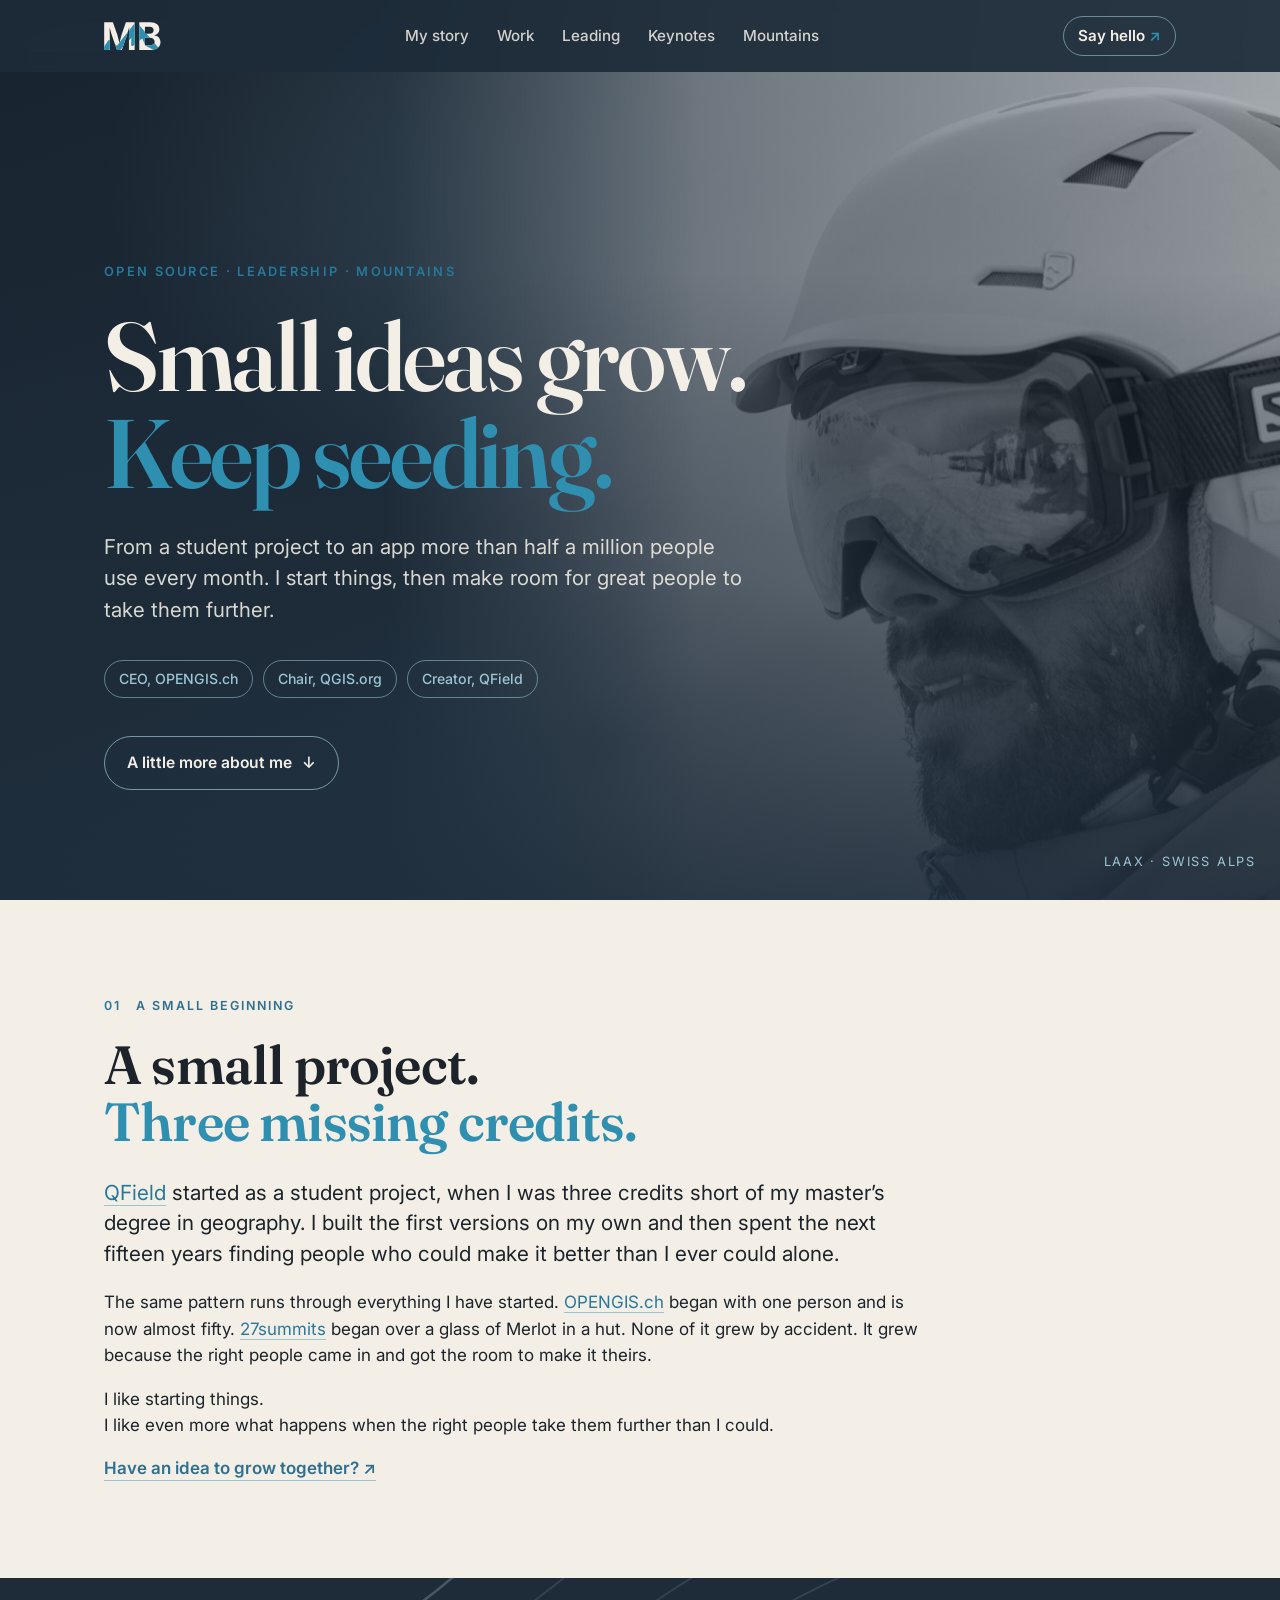
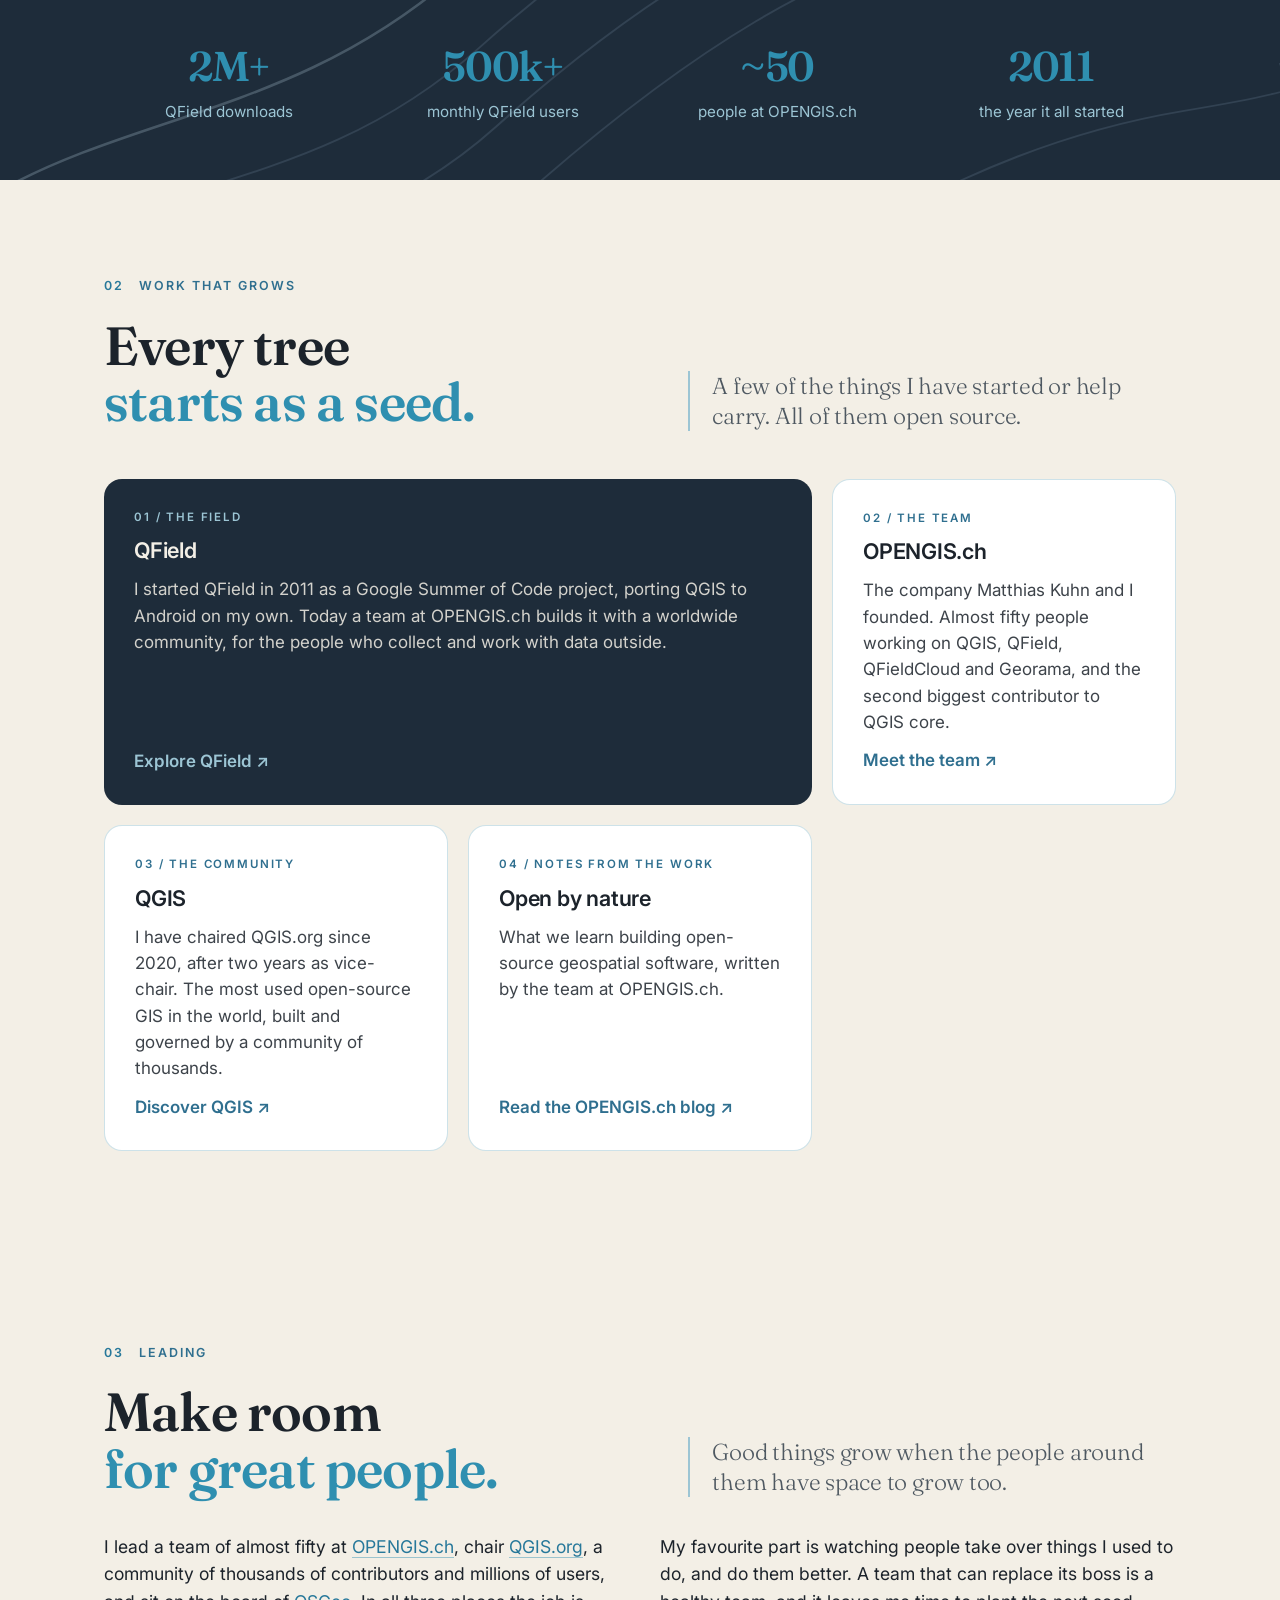
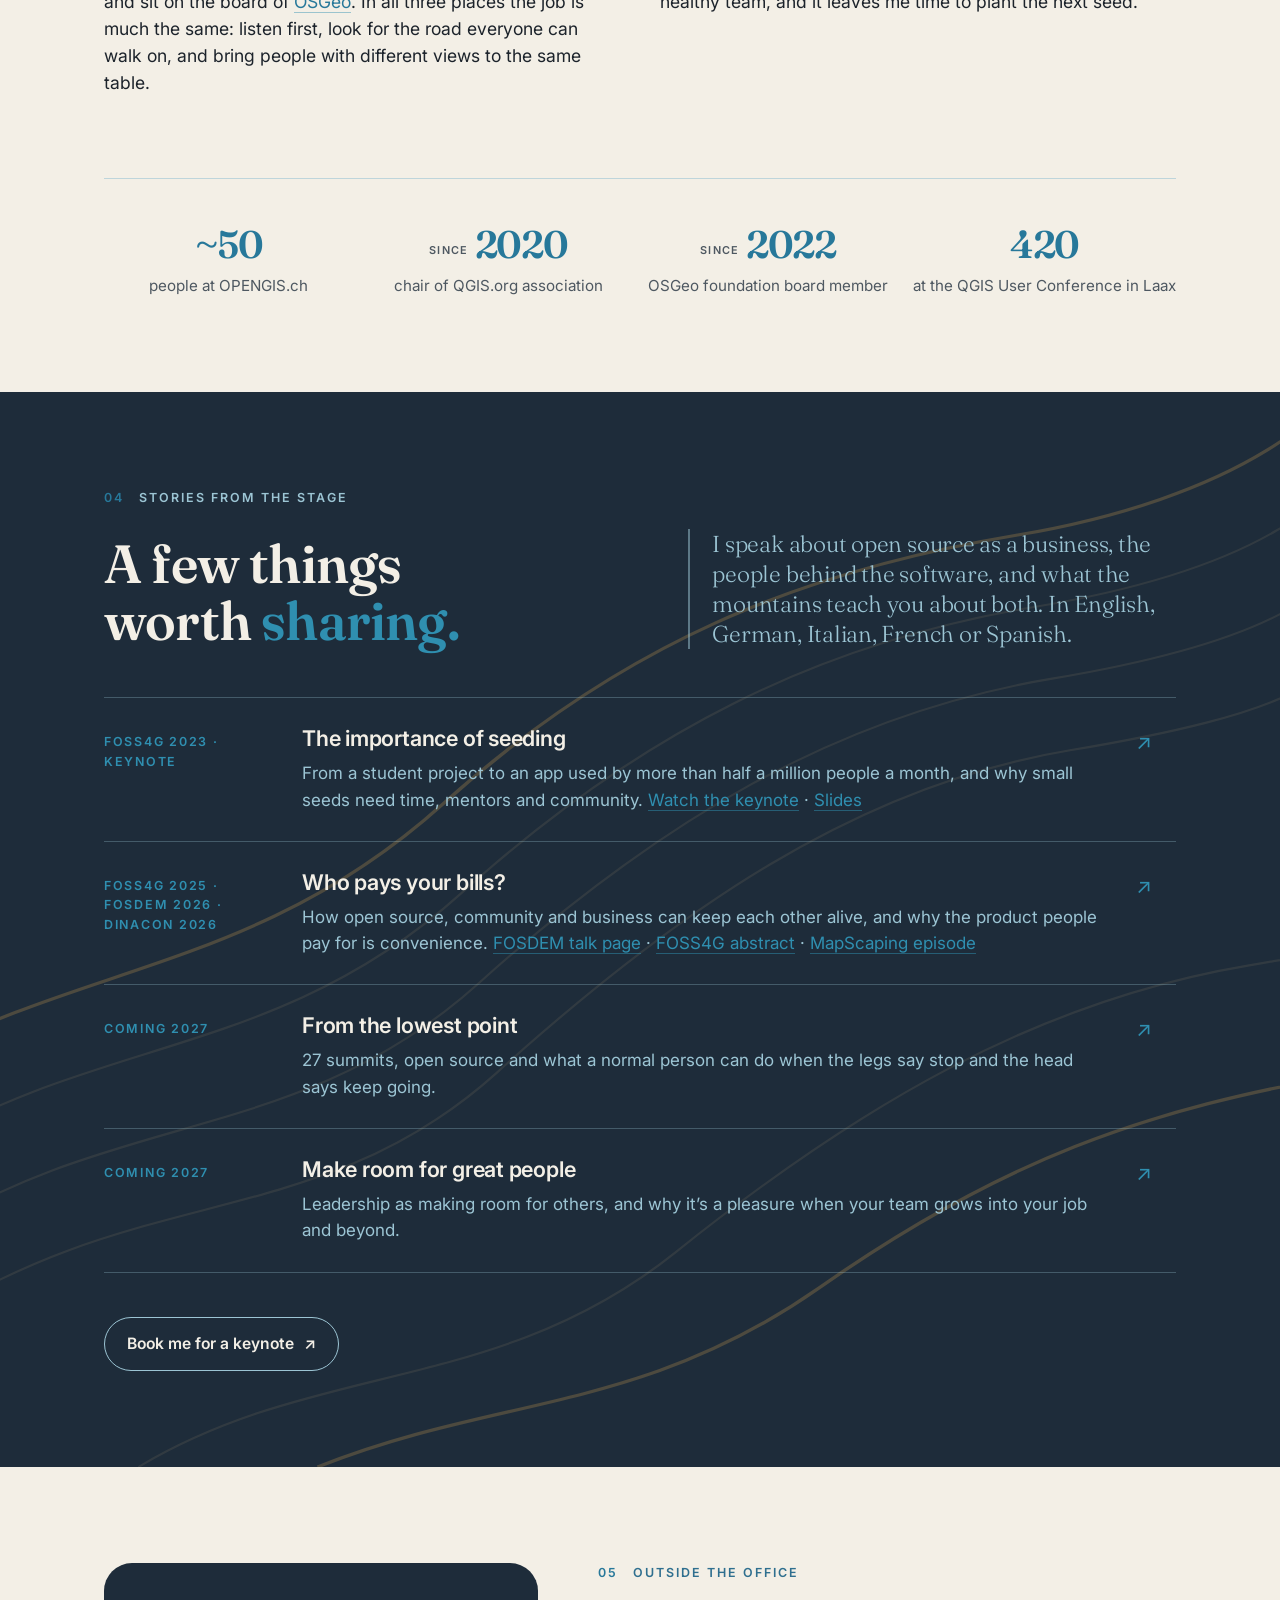
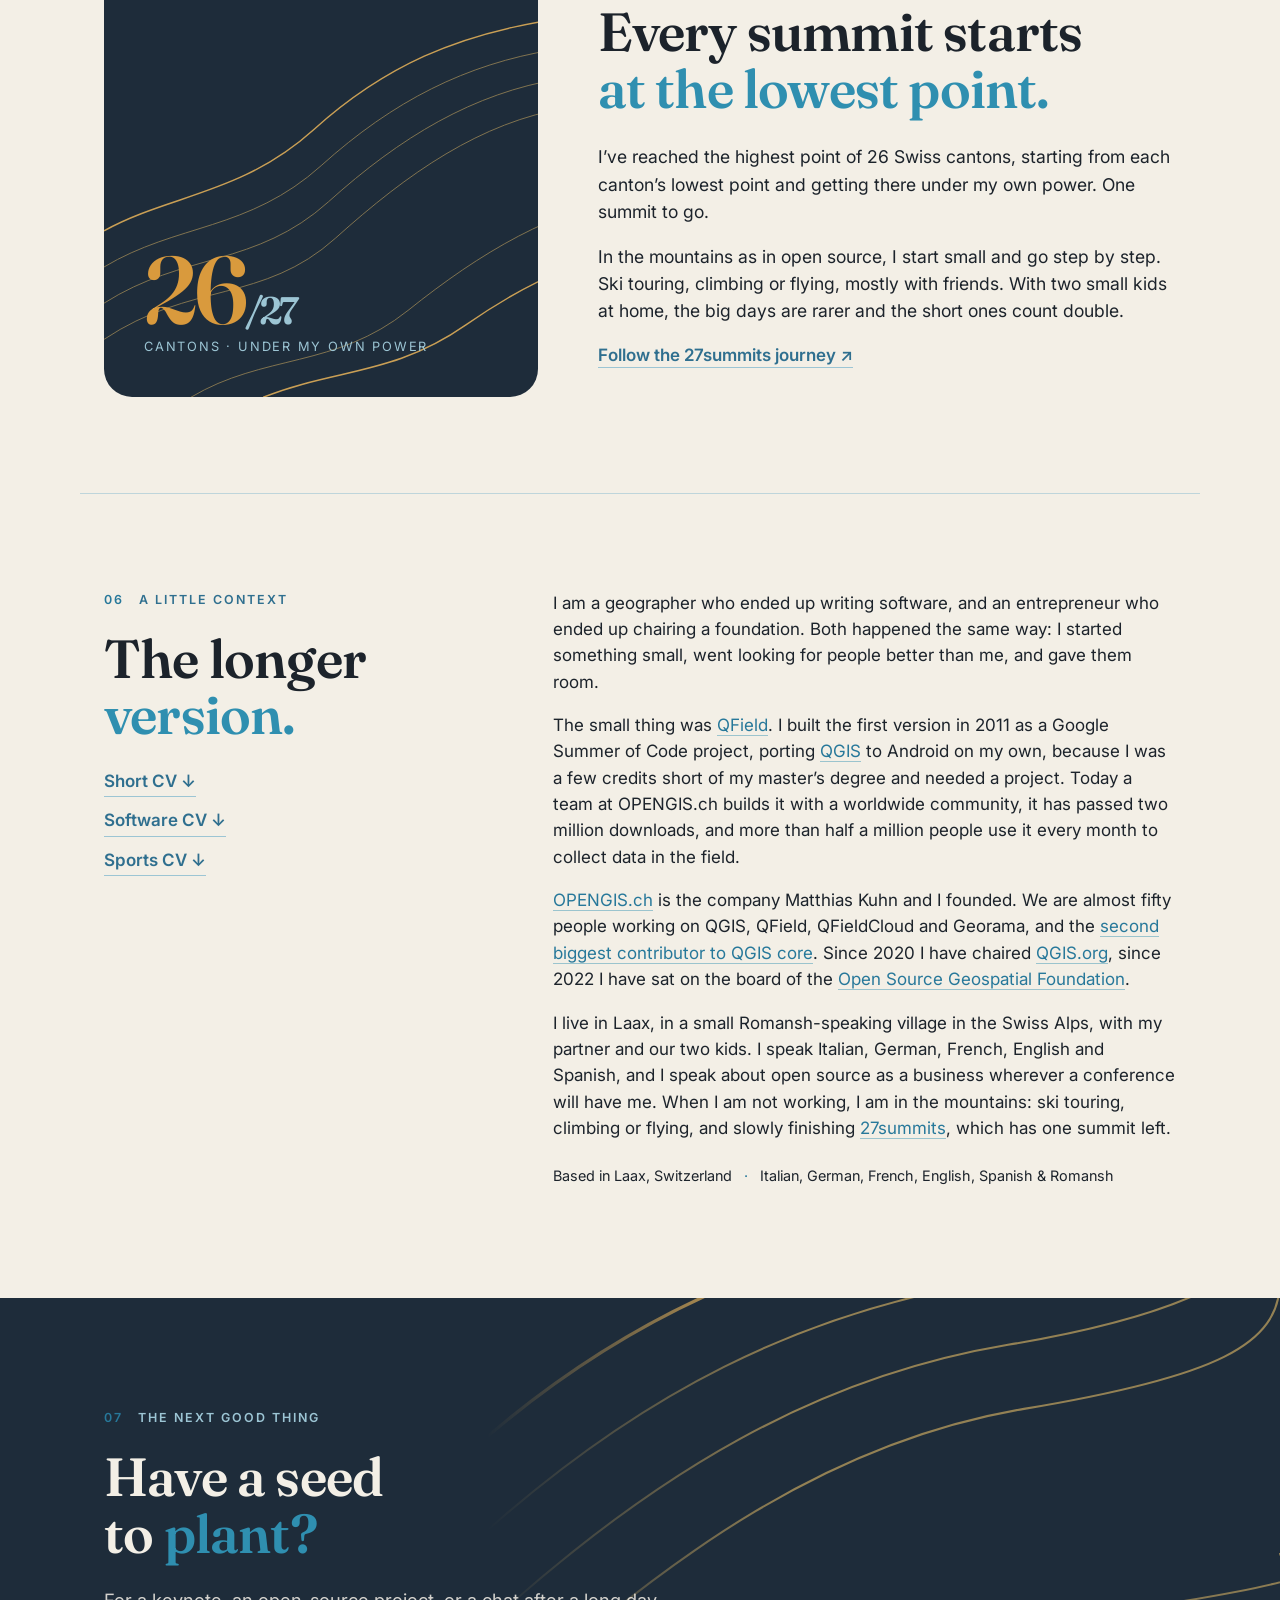
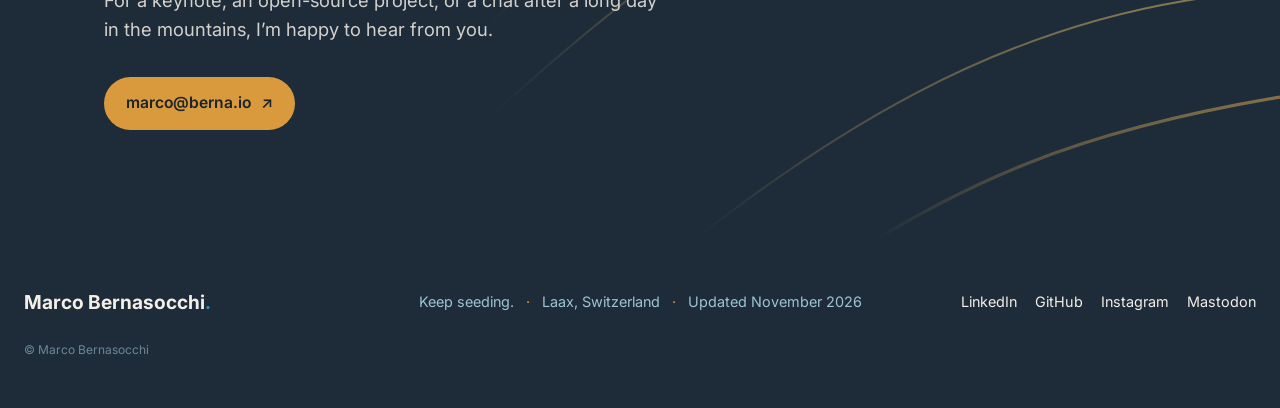
<file: index.html>
<!doctype html>
<html lang="en">
<head>
    <meta charset="utf-8">
    <meta name="viewport" content="width=device-width, initial-scale=1">
    <meta name="description" content="Marco Bernasocchi is a geographer, the creator of QField, chair of QGIS.org and CEO of OPENGIS.ch. He starts things and makes room for great people to take them further.">
    <meta name="theme-color" content="#1e2c3a">
    <meta property="og:title" content="Marco Bernasocchi · Keep seeding">
    <meta property="og:description" content="Creator of QField, chair of QGIS.org, CEO of OPENGIS.ch. I start things, then make room for great people to take them further. Keynotes on open source as a business.">
    <meta name="twitter:card" content="summary_large_image">
    <meta property="og:image" content="https://berna.io/img/berna_bg.jpg">
    <meta property="og:type" content="website">
    <link rel="icon" type="image/svg+xml" href="/img/favicon.svg">
    <title>Marco Bernasocchi · Keep seeding</title>
    <link rel="icon" href="/favicon.png" type="image/png">
    <link rel="preconnect" href="https://fonts.googleapis.com">
    <link rel="preconnect" href="https://fonts.gstatic.com" crossorigin>
    <link href="https://fonts.googleapis.com/css2?family=Fraunces:opsz,wght@9..144,300;9..144,400;9..144,500;9..144,600&family=Inter:wght@400;500;600;700&display=swap" rel="stylesheet">
    <link rel="stylesheet" href="/css/main.css">
</head>
<body>
    <a class="skip-link" href="#main">Skip to content</a>
    <header class="site-header">
        <nav class="nav-wrap" aria-label="Main navigation">
            <a class="wordmark" href="#top" aria-label="Marco Bernasocchi, home"><svg class="mark" viewBox="6.09 -73.25 148.88 73.75" aria-hidden="true" focusable="false"><defs>
    <clipPath id="mb-ridge"><path transform="translate(-1249.056 -1746.101) scale(3.3197)" d="m 431.466,536.47418 -27.211,-32.127 c -0.18,-0.215 -0.434,-0.316 -0.727,-0.33 -0.281,0.006 -0.543,0.135 -0.719,0.357 l -14.48,18.389 -5.57,-4.467 c -0.203,-0.166 -0.469,-0.234 -0.727,-0.195 -0.258,0.043 -0.488,0.191 -0.633,0.41 l -11.912,18.052 c -0.27,0.408 -0.184,0.956 0.195,1.262 0.172,0.139 0.379,0.207 0.582,0.207 0.25,0 0.492,-0.099 0.68,-0.292 l 12.943,-13.682 3.406,4.332 c 0.172,0.217 0.426,0.346 0.699,0.357 0.258,0.016 0.535,-0.102 0.723,-0.303 l 11.109,-12.123 -0.242,5.66 c -0.016,0.371 0.184,0.715 0.512,0.883 0.32,0.168 0.719,0.129 1.004,-0.102 l 7.207,-5.779 2.594,5.447 c 0.094,0.188 0.238,0.34 0.422,0.432 l 6.434,3.326 12.368,11.591 c 0.359,0.343 0.926,0.336 1.281,-0.01 0.359,-0.347 0.387,-0.915 0.062,-1.295 z"/></clipPath>
  </defs>
  <path fill="#f3efe6" d="M6.591796875 0.0H21.38671875V-34.326171875C21.38671875 -39.794921875 20.99609375 -50.48828125 20.849609375 -59.326171875C23.4375 -49.560546875 26.3671875 -39.35546875 28.076171875 -34.326171875L40.33203125 0.0H52.880859375L64.94140625 -34.326171875C66.650390625 -39.501953125 69.7265625 -50.09765625 72.16796875 -59.912109375C72.021484375 -50.732421875 71.630859375 -39.794921875 71.630859375 -34.326171875V0.0H86.62109375V-72.75390625H63.671875L52.05078125 -39.35546875C50.5859375 -34.716796875 48.33984375 -25.0 46.6796875 -17.138671875C44.970703125 -25.048828125 42.724609375 -34.765625 41.259765625 -39.35546875L29.443359375 -72.75390625H6.591796875Z M98.755859375 0.0H129.46875C145.875 0.0 154.46875 -8.544921875 154.46875 -20.068359375C154.46875 -30.859375 146.75390625 -37.3046875 138.55078125 -37.6953125V-38.427734375C146.021484375 -40.087890625 151.63671875 -45.41015625 151.63671875 -54.052734375C151.63671875 -64.94140625 143.580078125 -72.75390625 127.61328125 -72.75390625H98.755859375ZM113.6484375 -12.255859375V-31.982421875H126.9296875C134.400390625 -31.982421875 139.13671875 -27.587890625 139.13671875 -21.484375C139.13671875 -15.966796875 135.279296875 -12.255859375 126.5390625 -12.255859375ZM113.6484375 -42.1875V-60.595703125H125.708984375C132.69140625 -60.595703125 136.548828125 -56.982421875 136.548828125 -51.66015625C136.548828125 -45.80078125 131.8125 -42.1875 125.416015625 -42.1875Z"/>
  <path fill="#2f8fb0" clip-path="url(#mb-ridge)" d="M6.591796875 0.0H21.38671875V-34.326171875C21.38671875 -39.794921875 20.99609375 -50.48828125 20.849609375 -59.326171875C23.4375 -49.560546875 26.3671875 -39.35546875 28.076171875 -34.326171875L40.33203125 0.0H52.880859375L64.94140625 -34.326171875C66.650390625 -39.501953125 69.7265625 -50.09765625 72.16796875 -59.912109375C72.021484375 -50.732421875 71.630859375 -39.794921875 71.630859375 -34.326171875V0.0H86.62109375V-72.75390625H63.671875L52.05078125 -39.35546875C50.5859375 -34.716796875 48.33984375 -25.0 46.6796875 -17.138671875C44.970703125 -25.048828125 42.724609375 -34.765625 41.259765625 -39.35546875L29.443359375 -72.75390625H6.591796875Z M98.755859375 0.0H129.46875C145.875 0.0 154.46875 -8.544921875 154.46875 -20.068359375C154.46875 -30.859375 146.75390625 -37.3046875 138.55078125 -37.6953125V-38.427734375C146.021484375 -40.087890625 151.63671875 -45.41015625 151.63671875 -54.052734375C151.63671875 -64.94140625 143.580078125 -72.75390625 127.61328125 -72.75390625H98.755859375ZM113.6484375 -12.255859375V-31.982421875H126.9296875C134.400390625 -31.982421875 139.13671875 -27.587890625 139.13671875 -21.484375C139.13671875 -15.966796875 135.279296875 -12.255859375 126.5390625 -12.255859375ZM113.6484375 -42.1875V-60.595703125H125.708984375C132.69140625 -60.595703125 136.548828125 -56.982421875 136.548828125 -51.66015625C136.548828125 -45.80078125 131.8125 -42.1875 125.416015625 -42.1875Z"/></svg></a>
            <div class="nav-links">
                <a href="#story">My story</a>
                <a href="#work">Work</a>
                <a href="#leading">Leading</a>
                <a href="#talks">Keynotes</a>
                <a href="#mountains">Mountains</a>
            </div>
            <a class="nav-contact" href="#contact">Say hello <span aria-hidden="true">↗</span></a>
        </nav>
    </header>

    <main id="main" tabindex="-1">
        <section class="hero" id="top" aria-labelledby="hero-title">
            <div class="hero-photo" role="img" aria-label="Marco in the mountains"></div>
            <div class="hero-shade"></div>
            <div class="hero-content">
                <p class="eyebrow"><span>Open source</span> · <span>Leadership</span> · <span>Mountains</span></p>
                <h1 id="hero-title">Small ideas grow.<br><span>Keep seeding.</span></h1>
                <p class="hero-intro">From a student project to an app more than half a million people use every month. I start things, then make room for great people to take them further.</p>
                <div class="hero-roles">
                    <a class="chip" href="https://opengis.ch" target="_blank" rel="noopener noreferrer">CEO, OPENGIS.ch</a>
                    <a class="chip" href="https://qgis.org" target="_blank" rel="noopener noreferrer">Chair, QGIS.org</a>
                    <a class="chip" href="https://qfield.org" target="_blank" rel="noopener noreferrer">Creator, QField</a>
                </div>
                <a class="button button-gold" href="#story">A little more about me <span aria-hidden="true">↓</span></a>
            </div>
            <p class="hero-note">Laax · Swiss Alps</p>
        </section>

        <section class="intro section-wrap" id="story" aria-labelledby="story-title">
            <div class="section-kicker"><span>01</span> A small beginning</div>
            <div class="intro-copy">
                <h2 id="story-title">A small project.<br><em>Three missing credits.</em></h2>
                <p class="intro-lede"><a href="https://qfield.org" target="_blank" rel="noopener noreferrer">QField</a> started as a student project, when I was three credits short of my master’s degree in geography. I built the first versions on my own and then spent the next fifteen years finding people who could make it better than I ever could alone.</p>
                <p>The same pattern runs through everything I have started. <a href="https://opengis.ch" target="_blank" rel="noopener noreferrer">OPENGIS.ch</a> began with one person and is now almost fifty. <a href="https://27summits.ch" target="_blank" rel="noopener noreferrer">27summits</a> began over a glass of Merlot in a hut. None of it grew by accident. It grew because the right people came in and got the room to make it theirs.</p>
                <p>I like starting things.<br>I like even more what happens when the right people take them further than I could.</p>
                <a class="text-link" href="mailto:marco@berna.io">Have an idea to grow together? <span aria-hidden="true">↗</span></a>
            </div>
        </section>

        <section class="numbers" aria-label="A few numbers">
            <div class="numbers-wrap">
                <div class="number-item"><strong>2M+</strong><span>QField downloads</span></div>
                <div class="number-item"><strong>500k+</strong><span>monthly QField users</span></div>
                <div class="number-item"><strong>~50</strong><span>people at OPENGIS.ch</span></div>
                <div class="number-item"><strong>2011</strong><span>the year it all started</span></div>
            </div>
        </section>

        <section class="work section-wrap" id="work" aria-labelledby="work-title">
            <div class="section-heading">
                <div>
                    <div class="section-kicker"><span>02</span> Work that grows</div>
                    <h2 id="work-title">Every tree<br><em>starts as a seed.</em></h2>
                </div>
                <p>A few of the things I have started or help carry. All of them open source.</p>
            </div>
            <div class="project-grid">
                <a class="project-card project-featured" href="https://qfield.org" target="_blank" rel="noopener noreferrer">
                    <span class="card-index">01 / THE FIELD</span>
                    <h3>QField</h3>
                    <p>I started QField in 2011 as a Google Summer of Code project, porting QGIS to Android on my own. Today a team at OPENGIS.ch builds it with a worldwide community, for the people who collect and work with data outside.</p>
                    <span class="card-link">Explore QField <span aria-hidden="true">↗</span></span>
                </a>
                <a class="project-card" href="https://opengis.ch" target="_blank" rel="noopener noreferrer">
                    <span class="card-index">02 / THE TEAM</span>
                    <h3>OPENGIS.ch</h3>
                    <p>The company Matthias Kuhn and I founded. Almost fifty people working on QGIS, QField, QFieldCloud and Georama, and the second biggest contributor to QGIS core.</p>
                    <span class="card-link">Meet the team <span aria-hidden="true">↗</span></span>
                </a>
                <a class="project-card" href="https://qgis.org" target="_blank" rel="noopener noreferrer">
                    <span class="card-index">03 / THE COMMUNITY</span>
                    <h3>QGIS</h3>
                    <p>I have chaired QGIS.org since 2020, after two years as vice-chair. The most used open-source GIS in the world, built and governed by a community of thousands.</p>
                    <span class="card-link">Discover QGIS <span aria-hidden="true">↗</span></span>
                </a>
                <a class="project-card" href="https://opengis.ch/blog" target="_blank" rel="noopener noreferrer">
                    <span class="card-index">04 / NOTES FROM THE WORK</span>
                    <h3>Open by nature</h3>
                    <p>What we learn building open-source geospatial software, written by the team at OPENGIS.ch.</p>
                    <span class="card-link">Read the OPENGIS.ch blog <span aria-hidden="true">↗</span></span>
                </a>
            </div>
        </section>

        <section class="leading section-wrap" id="leading" aria-labelledby="leading-title">
            <div class="section-heading">
                <div>
                    <div class="section-kicker"><span>03</span> Leading</div>
                    <h2 id="leading-title">Make room<br><em>for great people.</em></h2>
                </div>
                <p>Good things grow when the people around them have space to grow too.</p>
            </div>
            <div class="leading-copy">
                <p>I lead a team of almost fifty at <a href="https://opengis.ch" target="_blank" rel="noopener noreferrer">OPENGIS.ch</a>, chair <a href="https://qgis.org" target="_blank" rel="noopener noreferrer">QGIS.org</a>, a community of thousands of contributors and millions of users, and sit on the board of <a href="https://www.osgeo.org" target="_blank" rel="noopener noreferrer">OSGeo</a>. In all three places the job is much the same: listen first, look for the road everyone can walk on, and bring people with different views to the same table.</p>
                <p>My favourite part is watching people take over things I used to do, and do them better. A team that can replace its boss is a healthy team, and it leaves me time to plant the next seed.</p>
                <div class="leading-facts">
                    <div class="fact-item"><strong>~50</strong><span>people at OPENGIS.ch</span></div>
                    <div class="fact-item"><strong><small>since</small>2020</strong><span>chair of QGIS.org association</span></div>
                    <div class="fact-item"><strong><small>since</small>2022</strong><span>OSGeo foundation board member</span></div>
                    <div class="fact-item"><strong>420</strong><span>at the QGIS User Conference in Laax</span></div>
                </div>
            </div>
        </section>

        <section class="talks" id="talks" aria-labelledby="talks-title">
            <div class="section-wrap talks-wrap">
                <div class="section-kicker"><span>04</span> Stories from the stage</div>
                <div class="section-heading talks-heading">
                    <h2 id="talks-title">A few things<br>worth <em>sharing.</em></h2>
                    <p>I speak about open source as a business, the people behind the software, and what the mountains teach you about both. In English, German, Italian, French or Spanish.</p>
                </div>
                <div class="talk-list">
                    <article class="talk-item">
                        <div class="talk-year">FOSS4G 2023 · Keynote</div>
                        <div><h3><a href="https://www.youtube.com/watch?v=YLETqHIw5Pk" target="_blank" rel="noopener noreferrer">The importance of seeding</a></h3><p>From a student project to an app used by more than half a million people a month, and why small seeds need time, mentors and community. <a href="https://www.youtube.com/watch?v=YLETqHIw5Pk" target="_blank" rel="noopener noreferrer">Watch the keynote</a> · <a href="https://talks.opengis.ch/think-open/" target="_blank" rel="noopener noreferrer">Slides</a></p></div>
                        <a class="talk-mark" href="https://www.youtube.com/watch?v=YLETqHIw5Pk" aria-label="Watch The importance of seeding on YouTube" target="_blank" rel="noopener noreferrer">↗</a>
                    </article>
                    <article class="talk-item">
                        <div class="talk-year">FOSS4G 2025 · FOSDEM 2026 · DINAcon 2026</div>
                        <div><h3><a href="https://archive.fosdem.org/2026/schedule/event/AUFR8F-who-pays-your-bills/" target="_blank" rel="noopener noreferrer">Who pays your bills?</a></h3><p>How open source, community and business can keep each other alive, and why the product people pay for is convenience. <a href="https://archive.fosdem.org/2026/schedule/event/AUFR8F-who-pays-your-bills/" target="_blank" rel="noopener noreferrer">FOSDEM talk page</a> · <a href="https://talks.osgeo.org/foss4g-2025/talk/3YLPQV/" target="_blank" rel="noopener noreferrer">FOSS4G abstract</a> · <a href="https://mapscaping.com/podcast/who-pays-for-open-source/" target="_blank" rel="noopener noreferrer">MapScaping episode</a></p></div>
                        <a class="talk-mark" href="https://archive.fosdem.org/2026/schedule/event/AUFR8F-who-pays-your-bills/" aria-label="Who pays your bills? at FOSDEM 2026" target="_blank" rel="noopener noreferrer">↗</a>
                    </article>
                    <article class="talk-item">
                        <div class="talk-year">COMING 2027</div>
                        <div><h3>From the lowest point</h3><p>27 summits, open source and what a normal person can do when the legs say stop and the head says keep going.</p></div>
                        <a class="talk-mark" href="mailto:marco@berna.io?subject=Keynote%3A%20From%20the%20lowest%20point" aria-label="Ask about this talk">↗</a>
                    </article>
                    <article class="talk-item">
                        <div class="talk-year">COMING 2027</div>
                        <div><h3>Make room for great people</h3><p>Leadership as making room for others, and why it’s a pleasure when your team grows into your job and beyond.</p></div>
                        <a class="talk-mark" href="mailto:marco@berna.io?subject=Keynote%3A%20Make%20room%20for%20great%20people" aria-label="Ask about this talk">↗</a>
                    </article>
                </div>
                <a class="button button-outline" href="mailto:marco@berna.io?subject=Keynote%20request">Book me for a keynote <span aria-hidden="true">↗</span></a>
            </div>
        </section>

        <section class="mountains section-wrap" id="mountains" aria-labelledby="mountains-title">
            <div class="mountain-art" aria-hidden="true">
                <span class="mountain-number">26<span>/27</span></span>
                <span class="mountain-caption">cantons · under my own power</span>
            </div>
            <div class="mountain-copy">
                <div class="section-kicker"><span>05</span> Outside the office</div>
                <h2 id="mountains-title">Every summit starts<br><em>at the lowest point.</em></h2>
                <p>I’ve reached the highest point of 26 Swiss cantons, starting from each canton’s lowest point and getting there under my own power. One summit to go.</p>
                <p>In the mountains as in open source, I start small and go step by step. Ski touring, climbing or flying, mostly with friends. With two small kids at home, the big days are rarer and the short ones count double.</p>
                <a class="text-link" href="https://27summits.ch" target="_blank" rel="noopener noreferrer">Follow the 27summits journey <span aria-hidden="true">↗</span></a>
            </div>
        </section>

        <section class="bio section-wrap" aria-labelledby="bio-title">
            <div class="bio-label">
                <div class="section-kicker"><span>06</span> A little context</div>
                <h2 id="bio-title">The longer<br><em>version.</em></h2>
                <div class="cv-links">
                    <a class="text-link" href="/download/CV_Marco_Bernasocchi_short.pdf" download>Short CV <span aria-hidden="true">↓</span></a>
                    <a class="text-link" href="/download/CV_Marco_Bernasocchi_SW.pdf" download>Software CV <span aria-hidden="true">↓</span></a>
                    <a class="text-link" href="/download/CV_Marco_Bernasocchi_sports.pdf" download>Sports CV <span aria-hidden="true">↓</span></a>
                </div>
            </div>
            <div class="bio-copy">
                <p>I am a geographer who ended up writing software, and an entrepreneur who ended up chairing a foundation. Both happened the same way: I started something small, went looking for people better than me, and gave them room.</p>
                <p>The small thing was <a href="https://qfield.org" target="_blank" rel="noopener noreferrer">QField</a>. I built the first version in 2011 as a Google Summer of Code project, porting <a href="https://qgis.org" target="_blank" rel="noopener noreferrer">QGIS</a> to Android on my own, because I was a few credits short of my master’s degree and needed a project. Today a team at OPENGIS.ch builds it with a worldwide community, it has passed two million downloads, and more than half a million people use it every month to collect data in the field.</p>
                <p><a href="https://opengis.ch" target="_blank" rel="noopener noreferrer">OPENGIS.ch</a> is the company Matthias Kuhn and I founded. We are almost fifty people working on QGIS, QField, QFieldCloud and Georama, and the <a href="https://qgis.org/community/contributors/organisations/" target="_blank" rel="noopener noreferrer">second biggest contributor to QGIS core</a>. Since 2020 I have chaired <a href="https://qgis.org" target="_blank" rel="noopener noreferrer">QGIS.org</a>, since 2022 I have sat on the board of the <a href="https://www.osgeo.org" target="_blank" rel="noopener noreferrer">Open Source Geospatial Foundation</a>.</p>
                <p>I live in Laax, in a small Romansh-speaking village in the Swiss Alps, with my partner and our two kids. I speak Italian, German, French, English and Spanish, and I speak about open source as a business wherever a conference will have me. When I am not working, I am in the mountains: ski touring, climbing or flying, and slowly finishing <a href="https://27summits.ch" target="_blank" rel="noopener noreferrer">27summits</a>, which has one summit left.</p>
                <p class="bio-note">Based in Laax, Switzerland <span>·</span> Italian, German, French, English, Spanish &amp; Romansh</p>
            </div>
        </section>

        <section class="contact" id="contact" aria-labelledby="contact-title">
            <div class="contact-wrap">
                <div class="section-kicker"><span>07</span> The next good thing</div>
                <h2 id="contact-title">Have a seed<br>to <em>plant?</em></h2>
                <p>For a keynote, an open-source project, or a chat after a long day in the mountains, I’m happy to hear from you.</p>
                <a class="button button-gold" href="mailto:marco@berna.io">marco@berna.io <span aria-hidden="true">↗</span></a>
            </div>
        </section>
    </main>

    <footer class="site-footer">
        <a class="footer-wordmark" href="#top">Marco Bernasocchi<span>.</span></a>
        <p>Keep seeding. <span>·</span> Laax, Switzerland <span>·</span> Updated November 2026</p>
        <div class="social-links" aria-label="Social links">
            <a href="https://www.linkedin.com/in/mbernasocchi" target="_blank" rel="noopener noreferrer">LinkedIn</a>
            <a href="https://github.com/mbernasocchi" target="_blank" rel="noopener noreferrer">GitHub</a>
            <a href="https://www.instagram.com/mbernasocchi" target="_blank" rel="noopener noreferrer">Instagram</a>
            <a href="https://mastodon.social/@mbernasocchi" target="_blank" rel="me noopener noreferrer">Mastodon</a>
        </div>
        <small>© Marco Bernasocchi</small>
    </footer>
</body>
</html>
</file>
<file: css/main.css>
/* berna.io · type: Fraunces (h1, h2 and the big numbers) + Inter (everything else)
   brand palette "the climb" · 2026-10-22
   navy #1e2c3a · cream #f3efe6 · ink #1c232b · glacier #2f8fb0 (data, links, headline accents)
   larch gold #d99a3d (the two summits: the 26 and the contact button) · soft #9CC5D4 · sunlit #5a5238
   Contour lines climb from cool (numbers) to warm (contact). */
:root{
  --dark:#1e2c3a; --light:#f3efe6; --ink:#1c232b; --accent:#2f8fb0; --accent-strong:#27789a; --gold:#d99a3d; --accent2:#2F6F8F; --soft:#9CC5D4;
  --muted:#4e5861;
  --font-head:'Fraunces',Georgia,serif; --font-body:'Inter',system-ui,sans-serif;
  --wrap:1120px;
}
*{box-sizing:border-box}
html{scroll-behavior:smooth}
body{margin:0;font-family:var(--font-body);color:var(--ink);background:var(--light);line-height:1.55;font-size:17px}
a{color:var(--accent2);text-decoration:none}
h1,h2{font-family:var(--font-head);font-weight:600;letter-spacing:-.015em;line-height:1.05;margin:0}
h3{font-family:var(--font-body);font-weight:600;letter-spacing:-.01em;line-height:1.2;margin:0}
h2{font-size:clamp(2rem,4.2vw,3.4rem)}
h2 em{font-style:normal;color:var(--accent)}
h3{font-size:1.35rem;font-weight:600}
p{margin:0 0 1em}
.skip-link{position:fixed;top:12px;left:12px;z-index:20;padding:10px 16px;border-radius:999px;background:var(--gold);color:var(--ink);font-weight:600;transform:translateY(-200%);transition:transform .15s}
.skip-link:focus,.skip-link:focus-visible{transform:none;outline:2px solid var(--light);outline-offset:2px}
.section-wrap{max-width:var(--wrap);margin:0 auto;padding:96px 24px}
.section-kicker{font-size:.78rem;letter-spacing:.16em;text-transform:uppercase;font-weight:600;color:var(--accent2);margin-bottom:22px}
.section-kicker span{color:var(--accent-strong);margin-right:10px}
.section-heading{display:grid;grid-template-columns:1.2fr 1fr;gap:40px;align-items:end;margin-bottom:48px}
.section-heading p{font-size:1.15rem;color:var(--muted);margin:0}
.button{display:inline-flex;align-items:center;gap:10px;padding:14px 22px;border-radius:999px;font-weight:600;font-size:.98rem;transition:transform .15s}
.button:hover{transform:translateY(-1px)}
.button-gold{background:var(--gold);color:var(--ink)}
.hero .button-gold{background:transparent;color:var(--light);border:1.5px solid color-mix(in srgb,var(--soft) 70%,transparent)}

.button-outline{border:1.5px solid var(--soft);color:var(--light)}
.text-link{font-weight:600;color:var(--accent2);border-bottom:1.5px solid var(--soft);padding-bottom:2px}
/* header */
.site-header{position:fixed;inset:0 0 auto 0;z-index:10;backdrop-filter:blur(10px);background:color-mix(in srgb,var(--dark) 92%,transparent)}
.nav-wrap{max-width:var(--wrap);margin:0 auto;display:flex;align-items:center;justify-content:space-between;padding:16px 24px;color:var(--light)}
.wordmark{font-family:var(--font-body);font-weight:700;font-size:1.35rem;color:var(--light);display:inline-flex;align-items:center}
.wordmark .mark{height:1.3em;width:auto;display:block}
.wordmark span,.footer-wordmark span{color:var(--accent)}
.nav-links{display:flex;gap:28px}
.nav-links a{color:var(--light);font-weight:500;font-size:.95rem;opacity:.85}
.nav-contact{color:var(--light);font-weight:600;font-size:.95rem;border:1.5px solid color-mix(in srgb,var(--soft) 60%,transparent);border-radius:999px;padding:7px 14px}
.nav-contact span{color:var(--accent)}
/* hero */
.hero{position:relative;min-height:100vh;display:flex;align-items:flex-end;background:var(--dark);color:var(--light);overflow:hidden}
.hero-photo{position:absolute;inset:0;background:
  radial-gradient(120% 80% at 80% 20%,color-mix(in srgb,var(--soft) 35%,transparent),transparent 60%),
  linear-gradient(160deg,color-mix(in srgb,var(--dark) 80%,#000) 0%,var(--dark) 55%,color-mix(in srgb,var(--accent2) 60%,var(--dark)) 100%)}
.hero-photo::before{content:"";position:absolute;top:0;bottom:0;right:0;left:30%;
  background:linear-gradient(90deg,color-mix(in srgb,var(--dark) 75%,transparent) 0%,color-mix(in srgb,var(--dark) 35%,transparent) 100%),
  url("/img/berna_bg.jpg") left 30%/cover no-repeat;
  mask-image:linear-gradient(90deg,transparent,#000 35%);-webkit-mask-image:linear-gradient(90deg,transparent,#000 35%)}
.hero-shade{position:absolute;inset:0;background:linear-gradient(180deg,transparent 30%,color-mix(in srgb,var(--dark) 85%,transparent) 100%)}
.hero-content{position:relative;max-width:var(--wrap);margin:0 auto;width:100%;padding:160px 24px 110px}
.eyebrow{font-size:.8rem;letter-spacing:.18em;text-transform:uppercase;font-weight:600;color:var(--accent-strong);margin:0 0 26px}
.eyebrow span{white-space:nowrap}
.hero h1{font-size:clamp(3rem,7.6vw,6.6rem);font-weight:600;letter-spacing:-.025em;line-height:1;margin-bottom:28px}
.hero h1 span{color:var(--accent)}
.hero-intro{font-size:clamp(1.1rem,1.6vw,1.4rem);max-width:640px;color:color-mix(in srgb,var(--light) 88%,transparent);margin-bottom:34px}
.hero-roles{display:flex;flex-wrap:wrap;gap:10px;margin-bottom:38px}
.hero-roles span,.hero-roles a.chip{border:1px solid color-mix(in srgb,var(--soft) 55%,transparent);color:var(--soft);border-radius:999px;padding:7px 14px;font-size:.88rem;font-weight:500}
.hero-note{position:absolute;right:24px;bottom:28px;font-size:.8rem;letter-spacing:.14em;text-transform:uppercase;color:var(--soft);margin:0}
/* intro */
.intro{display:grid;grid-template-columns:200px 1fr;gap:40px}
.intro-copy h2{margin-bottom:28px}
.intro-lede{font-size:1.3rem;line-height:1.45;color:var(--ink)}
.intro p{color:var(--ink)}
/* numbers */
.numbers{background:var(--dark);color:var(--light)}
.numbers-wrap{max-width:var(--wrap);margin:0 auto;padding:56px 24px;display:grid;grid-template-columns:repeat(4,1fr);gap:24px}
.number-item strong{display:block;font-family:var(--font-head);font-size:2.6rem;font-weight:600;color:var(--accent);letter-spacing:-.03em}
.number-item span{color:var(--soft);font-size:.95rem}
/* work */
.project-grid{display:grid;grid-template-columns:repeat(3,1fr);gap:20px}
.project-card{display:flex;flex-direction:column;gap:12px;padding:30px;border-radius:18px;background:#fff;border:1px solid color-mix(in srgb,var(--soft) 50%,transparent);color:var(--ink);transition:transform .2s,box-shadow .2s}
.project-card:hover{transform:translateY(-3px);box-shadow:0 18px 40px -24px var(--dark)}
.project-featured{grid-column:span 2;background:var(--dark);color:var(--light);border:none}
.project-featured .card-index,.project-featured .card-link{color:var(--soft)}
.card-index{font-size:.72rem;letter-spacing:.16em;color:var(--accent2);font-weight:600}
.project-card p{color:inherit;opacity:.85;margin:0;flex:1}
.card-link{font-weight:600;color:var(--accent2);margin-top:auto}
/* leading */
.leading .section-heading{margin-bottom:36px}
.leading-copy{display:grid;grid-template-columns:1fr 1fr;gap:40px;align-items:start}
.leading-copy p{font-size:1.1rem;color:var(--ink)}
.leading-facts{grid-column:1/-1;display:grid;grid-template-columns:repeat(4,1fr);gap:20px;margin-top:24px;padding-top:36px;border-top:1px solid color-mix(in srgb,var(--soft) 60%,transparent)}
.fact-item strong{display:block;font-family:var(--font-head);font-size:2.4rem;font-weight:600;color:var(--accent-strong);letter-spacing:-.03em}
.fact-item span{color:var(--muted);font-size:.95rem}
/* talks */
.talks{background:var(--dark);color:var(--light)}
.talks .section-kicker{color:var(--soft)}
.talks h2 em{color:var(--accent)}
.talks-heading p{color:var(--soft)}
.talk-list{display:flex;flex-direction:column;margin-bottom:44px}
.talk-item{display:grid;grid-template-columns:170px 1fr 40px;gap:28px;padding:28px 0;border-top:1px solid color-mix(in srgb,var(--soft) 30%,transparent);align-items:start}
.talk-item:last-child{border-bottom:1px solid color-mix(in srgb,var(--soft) 30%,transparent)}
.talk-year{font-size:.78rem;letter-spacing:.14em;text-transform:uppercase;color:var(--accent);font-weight:600;padding-top:6px}
.talk-item h3{color:var(--light);margin-bottom:8px}
.talk-item p{color:var(--soft);margin:0}
.talk-mark{color:var(--accent);font-size:1.3rem}
/* mountains */
.mountains{display:grid;grid-template-columns:1fr 1.2fr;gap:60px;align-items:center}
.mountain-art{aspect-ratio:1;border-radius:28px;position:relative;overflow:hidden;background:#1e2c3a;
  display:flex;flex-direction:column;justify-content:flex-end;padding:40px;color:var(--light)}
.mountain-art::before{content:"";position:absolute;inset:0;opacity:.85;pointer-events:none;
  background-image:url("data:image/svg+xml;utf8,<svg xmlns='http://www.w3.org/2000/svg' viewBox='0 0 800 600' fill='none' stroke-width='1.3'><path stroke='%239a8656' d='M0 520C120 440 220 470 320 380S520 220 640 200 800 160 800 120'/><path stroke='%239a8656' d='M0 470C110 400 210 420 310 330S510 180 630 160 800 110 800 70'/><path stroke='%239a8656' d='M0 420C100 360 200 370 300 280S500 140 620 120 800 60 800 20'/><path stroke='%23e8b45a' stroke-width='2' d='M0 370C90 320 190 320 290 230S490 100 610 80 800 10 800 -30'/><path stroke='%239a8656' d='M120 600C220 540 320 560 420 480S620 340 740 320 800 300 800 290'/><path stroke='%23e8b45a' stroke-width='2' d='M220 600C320 560 400 570 500 500S680 400 800 380'/></svg>");
  background-size:cover}
.mountain-art > *{position:relative}
.mountain-number{font-family:var(--font-head);font-size:6rem;font-weight:600;letter-spacing:-.04em;line-height:1;color:#d99a3d}
.mountain-number span{font-size:2.4rem;color:var(--soft)}
.mountain-caption{font-size:.8rem;letter-spacing:.14em;text-transform:uppercase;color:var(--soft)}
.mountain-copy h2{margin-bottom:26px}
.mountain-copy p{font-size:1.1rem;color:var(--ink)}
/* bio */
.bio{display:grid;grid-template-columns:1fr 1.6fr;gap:60px;border-top:1px solid color-mix(in srgb,var(--soft) 60%,transparent)}
.bio-label h2{margin-bottom:24px}
.cv-links{display:flex;flex-direction:column;align-items:flex-start;gap:10px}
.bio-copy p{color:var(--ink)}
.bio-note{font-size:.9rem;color:var(--muted);margin-top:24px}
.bio-note span{color:var(--accent-strong);margin:0 8px}
/* contact */
.contact{background:var(--dark);color:var(--light)}
.contact-wrap{max-width:var(--wrap);margin:0 auto;padding:110px 24px;text-align:left}
.contact .section-kicker{color:var(--soft)}
.contact h2{margin-bottom:24px}
.contact p{max-width:560px;font-size:1.15rem;color:color-mix(in srgb,var(--light) 85%,transparent);margin-bottom:34px}
/* footer */
.site-footer{background:var(--dark);color:var(--soft);padding:48px 24px;display:grid;grid-template-columns:1fr auto 1fr;align-items:center;gap:24px;font-size:.9rem}
.footer-wordmark{font-family:var(--font-body);font-weight:700;font-size:1.2rem;color:var(--light)}
.site-footer p{margin:0}
.site-footer p span{color:var(--accent);margin:0 8px}
.social-links{display:flex;gap:18px;justify-content:flex-end}
.social-links a{color:var(--light)}
.site-footer small{grid-column:1/-1;opacity:.6}
@media (max-width:820px){
  .section-heading,.intro,.leading-copy,.mountains,.bio{grid-template-columns:1fr}
  .numbers-wrap,.leading-facts{grid-template-columns:1fr 1fr}
  .project-grid{grid-template-columns:1fr}.project-featured{grid-column:auto}
  .talk-item{grid-template-columns:1fr}.nav-links{display:none}
  .site-footer{grid-template-columns:1fr}.social-links{justify-content:flex-start}
  .hero-photo::before{left:0;background-image:linear-gradient(90deg,color-mix(in srgb,var(--dark) 85%,transparent),color-mix(in srgb,var(--dark) 70%,transparent)),url("/img/berna_bg.jpg");background-position:0 0,center 45%;mask-image:none;-webkit-mask-image:none}
  .eyebrow{letter-spacing:.14em}
}

/* the climb: contour lines on every dark panel, cool at the top, warm at the bottom */
.numbers,.talks,.contact{position:relative;overflow:hidden}
.numbers::before,.talks::before,.contact::before{content:"";position:absolute;inset:0;pointer-events:none;background-size:cover;background-position:center}
.numbers::before{opacity:.5;background-image:url("data:image/svg+xml;utf8,<svg xmlns='http://www.w3.org/2000/svg' viewBox='0 0 800 600' fill='none' stroke-width='1.2'><path stroke='%2346586a' d='M0 520C120 440 220 470 320 380S520 220 640 200 800 160 800 120'/><path stroke='%2346586a' d='M0 470C110 400 210 420 310 330S510 180 630 160 800 110 800 70'/><path stroke='%2346586a' d='M0 420C100 360 200 370 300 280S500 140 620 120 800 60 800 20'/><path stroke='%236f8290' stroke-width='1.6' d='M0 370C90 320 190 320 290 230S490 100 610 80 800 10 800 -30'/><path stroke='%2346586a' d='M120 600C220 540 320 560 420 480S620 340 740 320 800 300 800 290'/><path stroke='%236f8290' stroke-width='1.6' d='M220 600C320 560 400 570 500 500S680 400 800 380'/></svg>")}
.talks::before{opacity:.32;background-image:url("data:image/svg+xml;utf8,<svg xmlns='http://www.w3.org/2000/svg' viewBox='0 0 800 600' fill='none' stroke-width='1.2'><path stroke='%235b5a52' d='M0 520C120 440 220 470 320 380S520 220 640 200 800 160 800 120'/><path stroke='%235b5a52' d='M0 470C110 400 210 420 310 330S510 180 630 160 800 110 800 70'/><path stroke='%235b5a52' d='M0 420C100 360 200 370 300 280S500 140 620 120 800 60 800 20'/><path stroke='%23b08a4a' stroke-width='1.8' d='M0 370C90 320 190 320 290 230S490 100 610 80 800 10 800 -30'/><path stroke='%235b5a52' d='M120 600C220 540 320 560 420 480S620 340 740 320 800 300 800 290'/><path stroke='%23b08a4a' stroke-width='1.8' d='M220 600C320 560 400 570 500 500S680 400 800 380'/></svg>")}
.contact::before{opacity:.95;mask-image:linear-gradient(90deg,transparent 38%,#000 62%),linear-gradient(180deg,#000 50%,transparent 100%);-webkit-mask-image:linear-gradient(90deg,transparent 38%,#000 62%),linear-gradient(180deg,#000 50%,transparent 100%);mask-composite:intersect;-webkit-mask-composite:source-in;background-image:url("data:image/svg+xml;utf8,<svg xmlns='http://www.w3.org/2000/svg' viewBox='0 0 800 600' fill='none' stroke-width='1.3'><path stroke='%239a8656' d='M0 520C120 440 220 470 320 380S520 220 640 200 800 160 800 120'/><path stroke='%239a8656' d='M0 470C110 400 210 420 310 330S510 180 630 160 800 110 800 70'/><path stroke='%239a8656' d='M0 420C100 360 200 370 300 280S500 140 620 120 800 60 800 20'/><path stroke='%23e8b45a' stroke-width='2' d='M0 370C90 320 190 320 290 230S490 100 610 80 800 10 800 -30'/><path stroke='%239a8656' d='M120 600C220 540 320 560 420 480S620 340 740 320 800 300 800 290'/><path stroke='%23e8b45a' stroke-width='2' d='M220 600C320 560 400 570 500 500S680 400 800 380'/></svg>")}
.numbers-wrap,.talks-wrap,.contact-wrap{position:relative}
.contact{background:var(--dark)}
.wordmark span,.footer-wordmark span{color:var(--accent)}
.site-footer p span{color:var(--gold)}
/* talk links */
.talk-item h3 a{color:var(--light)}
.talk-item p a{color:var(--accent);border-bottom:1px solid color-mix(in srgb,var(--accent) 50%,transparent)}
a.talk-mark{color:var(--accent)}

/* inline links in running text */
.intro p a,.leading-copy p a,.bio-copy p a{color:var(--accent-strong);text-decoration:none;border-bottom:1px solid color-mix(in srgb,var(--accent) 45%,transparent)}
.intro p a:hover,.leading-copy p a:hover,.bio-copy p a:hover{border-bottom-color:var(--accent-strong)}
.hero-roles a.chip:hover{border-color:var(--soft);color:var(--light)}


/* layout feedback, 4 Nov 2026 */
/* 01 story: kicker above the title like every other section, copy on one measure */
.intro{display:block}
.intro-copy{max-width:820px}
/* numbers band: centred items, so the band is balanced left and right */
.numbers-wrap{justify-items:center;text-align:center}
/* section headings (work, leading, talks): intro as a big quote on the right, baseline tied to the title */
.section-heading{grid-template-columns:1.1fr 1fr;gap:48px;align-items:end}
.section-heading p{font-family:var(--font-head);font-weight:300;font-size:clamp(1.25rem,1.8vw,1.55rem);line-height:1.3;color:var(--muted);margin:0;padding-left:22px;border-left:2px solid var(--soft);letter-spacing:-.01em}
.talks-heading p{color:var(--soft);border-left-color:color-mix(in srgb,var(--soft) 50%,transparent)}
@media (max-width:820px){.section-heading{grid-template-columns:1fr;gap:0}.section-heading p{margin-top:22px}}
/* leading facts: labels wrap to two lines, numbers share a baseline */
.leading-facts{align-items:start;justify-items:center;text-align:center}
.fact-item span{display:block;line-height:1.4}
@media (min-width:821px){.fact-item span{white-space:nowrap}}
/* mountains: tile top-aligned with the text, a little smaller */
.mountains{grid-template-columns:.9fr 1.2fr;align-items:start}
.mountain-art{max-width:440px}

.fact-item strong small{font-family:var(--font-body);font-size:.68rem;font-weight:600;letter-spacing:.12em;text-transform:uppercase;color:var(--muted);position:relative;top:-.4em;margin-right:6px}
</file>
